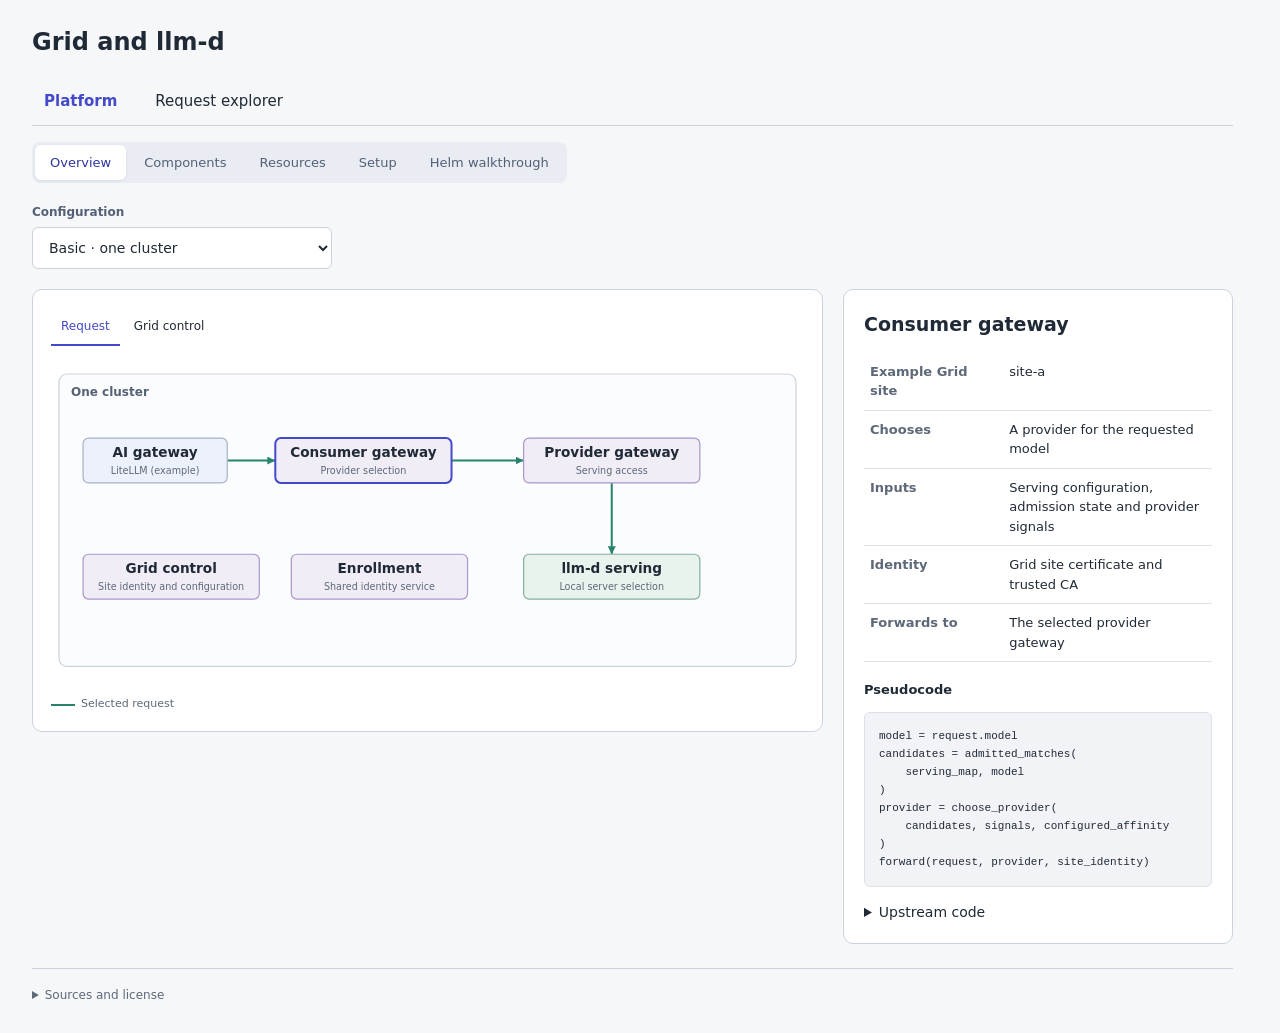
<file: index.html>
<!doctype html>
<html lang="en"><head><meta charset="utf-8"><meta name="viewport" content="width=device-width,initial-scale=1"><title>Grid and llm-d learner</title><link rel="stylesheet" href="learner.css?v=c04115e63732"></head>
<body><a class="skip" href="#main">Skip to learner</a><main id="main" tabindex="-1"><h1>Grid and llm-d</h1><p id="learner-status" class="sr-only" role="status" aria-live="polite" aria-atomic="true"></p><nav id="pages" aria-label="Learner pages"></nav><div class="toolbar"><nav id="views" aria-label="Platform views"></nav></div><div class="configuration-bar"><div class="topologies"></div></div><section id="content"></section><footer class="source-notes"><details><summary>Sources and license</summary><h2>About these examples</h2><p>Architecture diagrams are conceptual. Resources show a two-cluster chart example; documentation addresses and identity placeholders must be replaced before deployment. The Helm walkthrough explains an adapted, temporary serving installation.</p><p>The four-provider and five-entry configurations illustrate larger topologies. They do not establish production readiness, performance or validation at that scale.</p><ul><li><a href="https://github.com/praxis-proxy/grid/tree/33cb906be2bb0ebdbaf253bd307939a44f41b37b">Grid v0.2.2 source</a></li><li><a href="https://github.com/praxis-proxy/demos/tree/b37a9c95cea838ea8243a0d41f27bf4267eb1d60/demos/grid-llmd-litellm">Serving example source</a></li></ul><p>Resource examples are adapted from these Apache-2.0 projects. Changes include documentation addresses, example identities, omitted secret values and a curated resource projection. Component inspectors link to additional version-pinned sources; their pseudocode is illustrative.</p><details><summary>Apache License 2.0</summary><pre class="license-text">                                 Apache License
                           Version 2.0, January 2004
                        http&#58;//www.apache.org/licenses/

   TERMS AND CONDITIONS FOR USE, REPRODUCTION, AND DISTRIBUTION

   1. Definitions.

      &quot;License&quot; shall mean the terms and conditions for use, reproduction,
      and distribution as defined by Sections 1 through 9 of this document.

      &quot;Licensor&quot; shall mean the copyright owner or entity authorized by
      the copyright owner that is granting the License.

      &quot;Legal Entity&quot; shall mean the union of the acting entity and all
      other entities that control, are controlled by, or are under common
      control with that entity. For the purposes of this definition,
      &quot;control&quot; means (i) the power, direct or indirect, to cause the
      direction or management of such entity, whether by contract or
      otherwise, or (ii) ownership of fifty percent (50%) or more of the
      outstanding shares, or (iii) beneficial ownership of such entity.

      &quot;You&quot; (or &quot;Your&quot;) shall mean an individual or Legal Entity
      exercising permissions granted by this License.

      &quot;Source&quot; form shall mean the preferred form for making modifications,
      including but not limited to software source code, documentation
      source, and configuration files.

      &quot;Object&quot; form shall mean any form resulting from mechanical
      transformation or translation of a Source form, including but
      not limited to compiled object code, generated documentation,
      and conversions to other media types.

      &quot;Work&quot; shall mean the work of authorship, whether in Source or
      Object form, made available under the License, as indicated by a
      copyright notice that is included in or attached to the work
      (an example is provided in the Appendix below).

      &quot;Derivative Works&quot; shall mean any work, whether in Source or Object
      form, that is based on (or derived from) the Work and for which the
      editorial revisions, annotations, elaborations, or other modifications
      represent, as a whole, an original work of authorship. For the purposes
      of this License, Derivative Works shall not include works that remain
      separable from, or merely link (or bind by name) to the interfaces of,
      the Work and Derivative Works thereof.

      &quot;Contribution&quot; shall mean any work of authorship, including
      the original version of the Work and any modifications or additions
      to that Work or Derivative Works thereof, that is intentionally
      submitted to Licensor for inclusion in the Work by the copyright owner
      or by an individual or Legal Entity authorized to submit on behalf of
      the copyright owner. For the purposes of this definition, &quot;submitted&quot;
      means any form of electronic, verbal, or written communication sent
      to the Licensor or its representatives, including but not limited to
      communication on electronic mailing lists, source code control systems,
      and issue tracking systems that are managed by, or on behalf of, the
      Licensor for the purpose of discussing and improving the Work, but
      excluding communication that is conspicuously marked or otherwise
      designated in writing by the copyright owner as &quot;Not a Contribution.&quot;

      &quot;Contributor&quot; shall mean Licensor and any individual or Legal Entity
      on behalf of whom a Contribution has been received by Licensor and
      subsequently incorporated within the Work.

   2. Grant of Copyright License. Subject to the terms and conditions of
      this License, each Contributor hereby grants to You a perpetual,
      worldwide, non-exclusive, no-charge, royalty-free, irrevocable
      copyright license to reproduce, prepare Derivative Works of,
      publicly display, publicly perform, sublicense, and distribute the
      Work and such Derivative Works in Source or Object form.

   3. Grant of Patent License. Subject to the terms and conditions of
      this License, each Contributor hereby grants to You a perpetual,
      worldwide, non-exclusive, no-charge, royalty-free, irrevocable
      (except as stated in this section) patent license to make, have made,
      use, offer to sell, sell, import, and otherwise transfer the Work,
      where such license applies only to those patent claims licensable
      by such Contributor that are necessarily infringed by their
      Contribution(s) alone or by combination of their Contribution(s)
      with the Work to which such Contribution(s) was submitted. If You
      institute patent litigation against any entity (including a
      cross-claim or counterclaim in a lawsuit) alleging that the Work
      or a Contribution incorporated within the Work constitutes direct
      or contributory patent infringement, then any patent licenses
      granted to You under this License for that Work shall terminate
      as of the date such litigation is filed.

   4. Redistribution. You may reproduce and distribute copies of the
      Work or Derivative Works thereof in any medium, with or without
      modifications, and in Source or Object form, provided that You
      meet the following conditions:

      (a) You must give any other recipients of the Work or
          Derivative Works a copy of this License; and

      (b) You must cause any modified files to carry prominent notices
          stating that You changed the files; and

      (c) You must retain, in the Source form of any Derivative Works
          that You distribute, all copyright, patent, trademark, and
          attribution notices from the Source form of the Work,
          excluding those notices that do not pertain to any part of
          the Derivative Works; and

      (d) If the Work includes a &quot;NOTICE&quot; text file as part of its
          distribution, then any Derivative Works that You distribute must
          include a readable copy of the attribution notices contained
          within such NOTICE file, excluding those notices that do not
          pertain to any part of the Derivative Works, in at least one
          of the following places: within a NOTICE text file distributed
          as part of the Derivative Works; within the Source form or
          documentation, if provided along with the Derivative Works; or,
          within a display generated by the Derivative Works, if and
          wherever such third-party notices normally appear. The contents
          of the NOTICE file are for informational purposes only and
          do not modify the License. You may add Your own attribution
          notices within Derivative Works that You distribute, alongside
          or as an addendum to the NOTICE text from the Work, provided
          that such additional attribution notices cannot be construed
          as modifying the License.

      You may add Your own copyright statement to Your modifications and
      may provide additional or different license terms and conditions
      for use, reproduction, or distribution of Your modifications, or
      for any such Derivative Works as a whole, provided Your use,
      reproduction, and distribution of the Work otherwise complies with
      the conditions stated in this License.

   5. Submission of Contributions. Unless You explicitly state otherwise,
      any Contribution intentionally submitted for inclusion in the Work
      by You to the Licensor shall be under the terms and conditions of
      this License, without any additional terms or conditions.
      Notwithstanding the above, nothing herein shall supersede or modify
      the terms of any separate license agreement you may have executed
      with Licensor regarding such Contributions.

   6. Trademarks. This License does not grant permission to use the trade
      names, trademarks, service marks, or product names of the Licensor,
      except as required for reasonable and customary use in describing the
      origin of the Work and reproducing the content of the NOTICE file.

   7. Disclaimer of Warranty. Unless required by applicable law or
      agreed to in writing, Licensor provides the Work (and each
      Contributor provides its Contributions) on an &quot;AS IS&quot; BASIS,
      WITHOUT WARRANTIES OR CONDITIONS OF ANY KIND, either express or
      implied, including, without limitation, any warranties or conditions
      of TITLE, NON-INFRINGEMENT, MERCHANTABILITY, or FITNESS FOR A
      PARTICULAR PURPOSE. You are solely responsible for determining the
      appropriateness of using or redistributing the Work and assume any
      risks associated with Your exercise of permissions under this License.

   8. Limitation of Liability. In no event and under no legal theory,
      whether in tort (including negligence), contract, or otherwise,
      unless required by applicable law (such as deliberate and grossly
      negligent acts) or agreed to in writing, shall any Contributor be
      liable to You for damages, including any direct, indirect, special,
      incidental, or consequential damages of any character arising as a
      result of this License or out of the use or inability to use the
      Work (including but not limited to damages for loss of goodwill,
      work stoppage, computer failure or malfunction, or any and all
      other commercial damages or losses), even if such Contributor
      has been advised of the possibility of such damages.

   9. Accepting Warranty or Additional Liability. While redistributing
      the Work or Derivative Works thereof, You may choose to offer,
      and charge a fee for, acceptance of support, warranty, indemnity,
      or other liability obligations and/or rights consistent with this
      License. However, in accepting such obligations, You may act only
      on Your own behalf and on Your sole responsibility, not on behalf
      of any other Contributor, and only if You agree to indemnify,
      defend, and hold each Contributor harmless for any liability
      incurred by, or claims asserted against, such Contributor by reason
      of your accepting any such warranty or additional liability.

   END OF TERMS AND CONDITIONS

   APPENDIX: How to apply the Apache License to your work.

      To apply the Apache License to your work, attach the following
      boilerplate notice, with the fields enclosed by brackets &quot;[]&quot;
      replaced with your own identifying information. (Don&#x27;t include
      the brackets!)  The text should be enclosed in the appropriate
      comment syntax for the file format. We also recommend that a
      file or class name and description of purpose be included on the
      same &quot;printed page&quot; as the copyright notice for easier
      identification within third-party archives.

   Copyright [yyyy] [name of copyright owner]

   Licensed under the Apache License, Version 2.0 (the &quot;License&quot;);
   you may not use this file except in compliance with the License.
   You may obtain a copy of the License at

       http&#58;//www.apache.org/licenses/LICENSE-2.0

   Unless required by applicable law or agreed to in writing, software
   distributed under the License is distributed on an &quot;AS IS&quot; BASIS,
   WITHOUT WARRANTIES OR CONDITIONS OF ANY KIND, either express or implied.
   See the License for the specific language governing permissions and
   limitations under the License.
</pre></details></details></footer></main><script src="demo-reference.js?v=5771d7802628"></script><script src="lessons.js?v=e185d8e92219"></script><script src="learner.js?v=ead324ed6a46"></script></body></html>
</file>
<file: learner.css>
:root{--ink:#202a36;--muted:#5d6878;--line:#cbd2dc;--brand:#4349c9;--canvas:#f6f7f9;--grid:#f0edf7;--serving:#e8f3ee;--entry:#edf1fb;--db:#fcf2dd}*{box-sizing:border-box}body{margin:0;background:var(--canvas);font:15px/1.5 system-ui,-apple-system,sans-serif;color:var(--ink)}main{max-width:1460px;margin:auto;padding:24px 32px}h1{font-size:24px;margin:0 0 20px}h2,h3{margin:0 0 14px;font-size:18px}h4{margin:20px 0 8px;font-size:14px}p{margin:0 0 14px}button,select{font:inherit;color:inherit;cursor:pointer}button{padding:9px 13px;background:#fff;border:1px solid var(--line);border-radius:6px}button:disabled{opacity:.4;cursor:default}button:focus-visible,a:focus-visible,summary:focus-visible{outline:3px solid var(--brand);outline-offset:3px}nav{display:flex;gap:5px}#pages{border-bottom:1px solid var(--line);margin-bottom:16px}#pages button,#views button,.topologies button,.table-tabs button{background:transparent;border:0;border-radius:0;border-bottom:2px solid transparent}button[aria-pressed=true],button[aria-pressed=true]{color:var(--brand);border-bottom-color:var(--brand)}#pages button[aria-pressed=true]{font-weight:600}.toolbar{display:flex;justify-content:space-between;gap:14px;flex-wrap:wrap;margin-bottom:16px}.topologies{display:flex;gap:4px;border-left:1px solid var(--line);padding-left:14px}.explorer{display:grid;grid-template-columns:minmax(0,1.7fr) minmax(350px,1fr);gap:22px;align-items:start}.canvas,.inspector,.setup-panel{background:white;border:1px solid var(--line);border-radius:10px;padding:18px;min-width:0}.canvas{overflow:auto}.inspector{font-size:14px}.diagram{display:block;width:100%;min-width:650px}.diagram text{font-family:system-ui,sans-serif;fill:var(--ink);font-size:17px}.diagram .label{font-size:19px;font-weight:600}.diagram .sub{font-size:14px;fill:var(--muted)}.boundary{fill:#fbfcfe;stroke:var(--line);stroke-width:1.5}.node{cursor:pointer}.node rect,.node path,.node ellipse{stroke:#a6b3c6;stroke-width:1.5;fill:var(--entry)}.node[data-kind=grid] rect{fill:var(--grid);stroke:#a996cb}.node[data-kind=serving] rect{fill:var(--serving);stroke:#86afa0}.node[data-kind=db] path,.node[data-kind=db] ellipse{fill:var(--db);stroke:#b79959}.node.active rect,.node.active path{stroke:var(--brand);stroke-width:3}.wire{fill:none;stroke:#548a7a;stroke-width:2.5;marker-end:url(#arrow)}.control{stroke-dasharray:5 4;stroke:#8475a7}.facts{width:100%;border-collapse:collapse;font-size:13px}.facts th,.facts td{text-align:left;vertical-align:top;padding:9px 6px;border-bottom:1px solid #dce1e8;overflow-wrap:anywhere}.facts th{width:31%;font-weight:550;color:var(--muted)}.distinction{display:grid;gap:9px;margin-bottom:18px}.distinction div{border-left:3px solid var(--brand);padding:5px 11px}.distinction strong{display:block;font-size:12px;color:var(--muted)}pre{white-space:pre-wrap;overflow-wrap:anywhere;background:#f2f3f7;border:1px solid #dce1e8;border-radius:6px;padding:14px;font:12px/1.65 ui-monospace,Menlo,monospace;margin:12px 0}a{color:#354a9b}details{margin-top:15px}summary{cursor:pointer}ul{padding-left:20px}.controls{display:grid;grid-template-columns:70px 70px 135px;justify-content:space-between;gap:8px;margin-bottom:18px}.controls button{font-size:13px}.controls button:last-child{width:135px}.route-options{display:flex;gap:8px;margin-bottom:16px}.route-options button[aria-pressed=true]{background:#eeeffc;border:1px solid var(--brand)}.step-count{font-size:12px;color:var(--muted);margin-bottom:8px}.resource-sites{display:grid;grid-template-columns:1fr 1fr;gap:14px}.resource-sites details{margin:0 0 10px}.resource-sites>details{border:1px solid var(--line);padding:14px;border-radius:7px}.resource-sites summary{font-size:14px}.resource-sites button{border:0;padding:5px;text-align:left;font-size:12px;background:transparent;max-width:100%;overflow-wrap:anywhere}.count{float:right;color:var(--muted);font-size:12px}.catalog{display:grid;gap:14px}.catalog fieldset{border:1px solid var(--line);border-radius:8px;min-width:0;padding:12px}.catalog legend{font-size:13px;padding:0 6px}.chips{display:flex;gap:7px;flex-wrap:wrap}.chips button{font-size:12px;flex:1;min-width:100px}.catalog p{font-size:12px;color:var(--muted);margin:12px 0 6px}.stage-tabs{display:flex;gap:5px;border-bottom:1px solid var(--line);overflow:auto}.stage-tabs button{border:0;border-radius:0;border-bottom:2px solid transparent;white-space:nowrap;background:transparent}.stage-tabs button[aria-current=step]{color:var(--brand);border-bottom-color:var(--brand)}.setup-actions{display:flex;justify-content:flex-end;gap:8px;margin-bottom:12px}.setup-actions button{min-width:130px}.setup-panel{margin-top:15px}.phase-rail{display:grid;grid-template-columns:repeat(5,1fr);padding:0;list-style:none;margin:0 0 20px}.phase-rail li{text-align:center;position:relative}.phase-rail li:not(:last-child)::after{content:"";position:absolute;top:17px;left:calc(50% + 15px);right:calc(-50% + 15px);height:1px;background:var(--line)}.phase-rail button{display:flex;align-items:center;flex-direction:column;gap:5px;width:100%;background:transparent;border:0;font-size:12px;padding:3px}.phase-rail span:first-child{display:grid;place-items:center;border:1px solid var(--line);border-radius:50%;background:#fff;width:28px;height:28px}.phase-rail button[aria-current=step] span:first-child{border-color:var(--brand);color:var(--brand);background:#eeeffc}.table-tabs{display:flex;margin:8px 0 15px}.table-tabs button{flex:1;font-size:13px}.skip{position:absolute;left:-9999px}.skip:focus{left:8px;top:8px}html{scrollbar-gutter:stable}
@media(max-width:1000px){.explorer{grid-template-columns:1fr}.inspector{position:static}.resource-sites{grid-template-columns:1fr}}@media(max-width:600px){main{padding:18px 14px}#pages button{padding:9px 10px;font-size:13px}.topologies{padding:0;border:0}.toolbar{gap:8px}#views{overflow:auto;max-width:100%}#views button{font-size:12px;white-space:nowrap}.canvas,.inspector{padding:12px}.diagram{min-width:650px}.facts{font-size:12px}.resource-sites{grid-template-columns:1fr}}
/* Public topology views keep request choices separate from control exchanges. */
[hidden]{display:none!important}#pages,#views{flex-wrap:wrap}.topologies{flex-wrap:wrap;max-width:100%}.topologies button{white-space:normal;text-align:left}.example-options{display:flex;align-items:center;gap:18px;flex-wrap:wrap;margin:0 0 16px}.example-label,.resource-scope{color:var(--muted);font-size:12px}.example-label{padding:5px 9px;border:1px solid var(--line);border-radius:5px;background:#fff}.choice-line{display:flex;align-items:center;gap:10px;font-size:13px}.choice-line>span{color:var(--muted)}.choice-line>div{display:flex;gap:4px;flex-wrap:wrap}.choice-line button{padding:5px 10px;min-width:36px;background:transparent;border:1px solid transparent;color:var(--muted)}.choice-line button[aria-pressed=true]{color:var(--brand);background:#eeeffc;border-color:#c5c5ed}.explorer{grid-template-columns:minmax(0,1fr) 350px;gap:20px}.canvas{overflow:hidden}.diagram{min-width:0;max-width:100%;width:100%;height:auto}.diagram .boundary-label{font-size:15px;fill:#566274;font-weight:550}.diagram .node-title{font-size:17px;font-weight:600}.diagram .node-sub{font-size:12px;fill:#5d6878}.diagram .scene-note{font-size:13px;fill:#5d6878}.node.active rect{stroke:#27836c;stroke-width:3;fill:#dcf0e7}.node[aria-pressed=true] rect{stroke:var(--brand);stroke-width:2.5}.wire{stroke:#27836c;stroke-width:2.5;marker-end:none}.wire.alternative{stroke:#c4ccd5;stroke-width:1.8;opacity:.65}.wire.control{stroke:#7964a7;stroke-dasharray:6 5;stroke-width:2}.wire.certificate{stroke-dasharray:2 5}.canvas-toolbar{display:flex;align-items:center;justify-content:space-between;gap:12px;flex-wrap:wrap;margin-bottom:12px}.mode-tabs{display:flex;gap:5px}.mode-tabs button{border:0;border-bottom:2px solid transparent;border-radius:0;padding:6px 9px;background:transparent;font-size:13px}.mode-tabs button[aria-pressed=true]{border-bottom-color:var(--brand)}.route-caption,.caption{font-size:12px;color:var(--muted)}.caption{margin:14px 0 0;max-width:70ch}.diagram-legend{display:flex;gap:14px;flex-wrap:wrap;font-size:11px;color:var(--muted);margin:10px 0 0}.diagram-legend span{display:flex;align-items:center;gap:6px}.diagram-legend i{width:24px;height:0;border-top:2px solid #27836c;display:inline-block}.diagram-legend .alternative-swatch{border-color:#c4ccd5}.diagram-legend .control-swatch{border-color:#7964a7;border-top-style:dashed}.diagram-legend .certificate-swatch{border-color:#7964a7;border-top-style:dotted}.inspector h2{font-size:19px}.inspector h3{font-size:16px}.inspector>section>h2{margin-top:18px}.inspector pre{font-size:11px;line-height:1.65}.inspector button{max-width:100%}.controls{display:flex;justify-content:space-between;gap:6px}.controls button{padding:8px 9px;white-space:nowrap;flex:0 0 55px}.controls button:last-child{flex:0 0 150px;width:150px;min-width:150px}.request-step{min-height:4.5em;font-size:14px}.catalog{display:block}.catalog fieldset{margin-bottom:16px}.catalog fieldset:last-child{margin-bottom:0}.resource-sites{display:block}.resource-sites>details{margin-bottom:14px}.resource-sites details details{margin-left:10px;padding:4px 0}.resource-sites ul{margin:6px 0 10px;padding-left:14px;list-style:none}.resource-sites button:hover,.resource-sites button:focus-visible{text-decoration:underline;color:var(--brand)}.resource-code{max-height:550px;overflow:auto}.resource-scope{margin:0 0 14px}.setup-diagram{min-width:0}.setup-panel .diagram text{font-size:17px}.table-tabs{flex-wrap:wrap}.table-tabs button{min-width:100px}.facts code{overflow-wrap:anywhere}
@media(max-width:1180px){.explorer{grid-template-columns:1fr}.inspector{max-width:none}.controls{justify-content:flex-start}.diagram-legend{font-size:12px}}
@media(max-width:699px){main{padding:18px 14px}.toolbar{display:block}.topologies{margin-top:12px;padding:0;border-left:0;gap:0}.topologies button{font-size:12px;padding:7px 9px;max-width:48%}.example-options{gap:10px;margin-bottom:12px}.example-label{width:100%;border:0;padding:0;background:transparent}.choice-line{gap:7px;font-size:12px}.choice-line button{padding:6px 9px}.canvas{padding:10px}.canvas-toolbar{gap:7px;margin-bottom:5px}.route-caption{font-size:11px}.diagram .boundary-label{font-size:14px}.diagram .node-title{font-size:17px}.diagram .node-sub{font-size:12px}.diagram .scene-note{font-size:12px}.diagram [data-component=picker] .node-title{font-size:14px}.diagram-legend{gap:10px;font-size:11px}.inspector{padding:14px}.inspector pre{font-size:11px}.controls{gap:6px}.controls button{flex-basis:51px;padding:8px 7px}.controls button:last-child{flex-basis:150px;width:150px;min-width:150px}.catalog fieldset{padding:10px}.chips button{min-width:120px}.setup-panel{padding:10px}.setup-panel .canvas{padding:0;border:0}.setup-panel .diagram text{font-size:17px}.phase-rail{gap:2px}.stage-tabs button{font-size:12px}.setup-actions button{min-width:115px}.facts{font-size:12px}}
.topology-diagram .wire.chosen[data-flow=request]{marker-end:url(#request-arrow)}.topology-diagram .wire.alternative[data-flow=request]{marker-end:url(#alternative-arrow)}.topology-diagram .wire.control{marker-end:url(#control-arrow)}.topology-diagram[data-response=true] .wire.chosen[data-flow=request]{marker-start:url(#request-arrow);marker-end:none}.facts th{width:40%;overflow-wrap:normal;word-break:normal;hyphens:none}.facts th code{overflow-wrap:normal;word-break:normal;white-space:nowrap}

/* Configuration controls are form inputs, separate from page navigation. */
.toolbar{display:block;margin-bottom:18px}.topologies{border:0;padding:0;margin-top:18px;display:block}.topologies label,.topology-options label{display:flex;align-items:center;gap:12px;font-size:13px;color:var(--muted)}.topologies select,.topology-options select{min-height:40px;min-width:190px;padding:8px 34px 8px 12px;border:1px solid var(--line);border-radius:6px;background:#fff;color:var(--ink);font:inherit}.topologies select:focus-visible,.topology-options select:focus-visible{outline:3px solid var(--brand);outline-offset:3px}.topology-options{display:flex;gap:20px;flex-wrap:wrap;margin:0 0 18px}.topologies label{max-width:400px}.topologies select{flex:1}.canvas-toolbar{justify-content:flex-start}.topology-options label{align-items:center}.mode-tabs button{min-height:38px;padding:8px 12px}.topology-diagram{scroll-margin-top:20px}
@media(max-width:699px){.topologies{margin-top:14px}.topologies label,.topology-options label{font-size:13px}.topologies select{min-width:0;width:100%}.topology-options{display:grid;grid-template-columns:1fr;gap:10px;margin-bottom:14px}.topology-options label{display:grid;grid-template-columns:95px minmax(0,1fr);gap:10px}.topology-options select{min-width:0;width:100%}.topologies label{display:grid;grid-template-columns:95px minmax(0,1fr);gap:10px;max-width:none}}

/* Component colors follow the same role palette as the diagrams. */
.chips button{min-height:42px;padding:10px 14px;border-width:1px;border-style:solid;font-size:13px;font-weight:500}.chips button[data-kind=entry]{background:var(--entry);border-color:#a6b3c6}.chips button[data-kind=grid]{background:var(--grid);border-color:#a996cb}.chips button[data-kind=serving]{background:var(--serving);border-color:#86afa0}.chips button[data-kind=db]{background:var(--db);border-color:#b79959}.chips button[aria-pressed=true]{box-shadow:inset 0 0 0 1px var(--brand);border-color:var(--brand);color:var(--ink)}.catalog fieldset{padding:18px;margin-bottom:20px}.catalog legend{font-size:14px;font-weight:600}.catalog p{font-size:12px;margin:14px 0 8px}.node[data-kind=db] rect{fill:var(--db);stroke:#b79959}
/* A compact resource tree leaves room for the selected configuration. */
.resource-explorer{grid-template-columns:minmax(290px,.8fr) minmax(0,1.4fr)}.resource-sites{padding:8px;max-height:72vh;overflow:auto}.resource-sites>details{border:0;padding:0;margin:0 0 8px}.resource-sites summary{display:list-item;position:relative;padding:10px 12px;font-size:13px;line-height:1.4;border-radius:5px}.resource-sites summary:hover{background:#f1f3f8}.resource-sites .cluster-group>summary{background:#eef0f7;font-size:14px;font-weight:600;margin-bottom:8px;padding-right:44px}.tree-context{font-size:11px;font-weight:400;color:var(--muted);margin-left:8px}.resource-sites .count{position:absolute;right:10px;top:9px;float:none;border:1px solid #d9deea;border-radius:12px;min-width:24px;text-align:center;padding:1px 6px;font-size:11px;background:#fff}.resource-sites .tree-children{margin-left:10px;border-left:1px solid #dfe3eb;padding-left:7px}.resource-sites details details{margin:0;padding:0}.resource-sites .namespace-group>summary{font-weight:550;color:#46556a}.resource-sites .kind-group>summary{padding-right:42px;color:#46556a}.resource-sites ul{margin:2px 0 8px;padding:0 0 0 12px}.resource-sites li{margin:2px 0}.resource-sites button{display:flex;align-items:center;gap:9px;width:100%;padding:8px 10px;min-height:34px;border:1px solid transparent;border-radius:5px;font-size:12px;line-height:1.4}.resource-dot{flex:none;width:7px;height:7px;border-radius:50%;background:#8b9dba}.resource-sites button[data-kind=grid] .resource-dot{background:#9981be}.resource-sites button[data-kind=serving] .resource-dot{background:#4e967e}.resource-sites button[data-kind=db] .resource-dot{background:#b38d3b}.resource-sites button[aria-pressed=true]{color:#3435a5;border-color:#c8c9e9;background:#eeeffb;font-weight:600}.resource-inspector{position:sticky;top:20px;padding:22px}.resource-heading{display:flex;flex-direction:column;gap:10px;margin-bottom:12px}.resource-heading h2{font-size:21px;margin:0;overflow-wrap:anywhere}.kind-badge{align-self:flex-start;font-size:11px;padding:3px 8px;border-radius:4px;background:#edf0f7;color:#536077;border:1px solid #d4dae6}.resource-inspector .facts th{width:25%}.resource-code{max-height:60vh;overflow:auto;white-space:pre;font-size:12px!important;line-height:1.6}.resource-scope{font-size:13px;margin-bottom:12px}
@media(max-width:900px){.resource-explorer{grid-template-columns:1fr}.resource-sites{max-height:48vh}.resource-inspector{position:static}.resource-code{max-height:55vh;white-space:pre-wrap}}@media(max-width:699px){.catalog fieldset{padding:12px}.chips{gap:8px}.chips button{min-width:125px;padding:10px 8px}.resource-inspector{padding:16px}.resource-sites .tree-children{margin-left:4px;padding-left:6px}.resource-heading h2{font-size:19px}.resource-inspector .facts th{width:34%}}

.component-section+ .component-section{border-top:1px solid #e2e5ed;padding-top:16px;margin-top:18px}.component-section h2{font-size:12px;font-weight:550;color:var(--muted);margin:0 0 9px}.catalog fieldset .component-section:first-of-type{margin-top:6px}.catalog .chips button{flex:1 1 140px}.catalog legend{padding:0 8px}.catalog .component-section{min-width:0}

/* Navigation and configuration use different visual structures. */
#pages{gap:14px;margin-bottom:16px}#pages button{font-size:15px;padding:10px 12px}.toolbar{margin-bottom:20px}#views{display:inline-flex;gap:3px;padding:3px;background:#e9ecf3;border-radius:8px;border:0;width:fit-content}#views button{border:0;border-radius:6px;padding:8px 15px;font-size:13px;font-weight:500;color:#536077}#views button[aria-pressed=true]{background:#fff;color:#3035a1;box-shadow:0 1px 3px #26325018}.configuration-bar{display:flex;align-items:flex-end;flex-wrap:wrap;gap:18px;margin-bottom:20px}.topologies{margin:0;padding:0;border:0;min-width:260px;flex:0 1 300px}.topologies label,.topology-options label{display:flex;flex-direction:column;align-items:stretch;gap:6px;font-size:12px;font-weight:550;color:#536077;max-width:none}.topologies select,.topology-options select{font-size:14px;font-weight:400;min-width:0;width:100%;min-height:42px}.topology-options{margin:0;gap:18px;display:flex}.topology-options label{min-width:180px}#routeChoices{min-width:0}.mode-tabs{gap:4px}.mode-tabs button{font-size:12px;border-bottom:2px solid transparent;padding:7px 10px}.mode-tabs button[aria-pressed=true]{border-bottom-color:var(--brand)}
@media(max-width:699px){#pages{gap:10px}#pages button{font-size:14px}#views{display:flex;width:100%;overflow:auto;flex-wrap:nowrap}#views button{padding:9px 11px;flex:1;white-space:nowrap;font-size:12px}.toolbar{margin-bottom:16px}.configuration-bar{display:grid;grid-template-columns:1fr;gap:12px;margin-bottom:16px}.topologies{min-width:0;max-width:none}.topologies label,.topology-options label{display:flex;font-size:12px}.topology-options{display:flex;gap:12px}.topology-options label{min-width:0;flex:1}.topologies select,.topology-options select{min-height:42px;padding:8px 28px 8px 10px;font-size:13px}.configuration-bar #routeChoices:empty{display:none}}

.component-cluster{margin:8px 0;border:1px solid #c9dcd4;border-radius:7px;background:#f6faf8}.component-cluster>summary{padding:13px 15px;font-size:14px;font-weight:550;color:#285746}.cluster-identity{font-size:12px;font-weight:400;color:var(--muted);margin-left:10px}.cluster-detail{padding:4px 15px 15px;background:#fff;border-top:1px solid #dce7e1;border-radius:0 0 7px 7px}.entry-control{margin-top:16px}.entry-control>summary{font-size:13px;color:var(--muted);padding:6px 0}.entry-control>.component-section{margin-top:10px}@media(min-width:1181px){.explorer:not(.resource-explorer){grid-template-columns:minmax(0,1fr) 390px}}

.wire.alternative{stroke:#7e8b9c;opacity:1;stroke-width:1.6}.diagram-legend .alternative-swatch{border-color:#7e8b9c}.node[aria-pressed=true] path,.node[aria-pressed=true] ellipse{stroke:var(--brand);stroke-width:2.5}.resource-record{margin-top:18px}.resource-record>summary{font-size:13px;font-weight:550;color:#394779;padding:6px 0}.resource-record>p{font-size:12px;color:var(--muted);margin:8px 0}.resource-record .resource-code{margin-top:8px}
.helm-heading{display:flex;justify-content:space-between;align-items:start;gap:20px;margin:20px 0}.helm-heading h2{margin-bottom:6px}.helm-heading p{color:var(--muted);margin:0}.helm-playback{display:flex;gap:8px;flex-shrink:0}.helm-playback button{min-width:95px}.helm-result{padding:10px 12px;background:var(--serving);border-left:3px solid #27836c;border-radius:4px;font-weight:600}.helm-walkthrough>.phase-rail{margin:24px 0}.helm-walkthrough .inspector h2{margin-top:0}.helm-walkthrough .route-options{margin:0}.helm-walkthrough .route-options button{min-width:95px}@media(max-width:700px){.helm-heading{flex-direction:column;gap:14px}.helm-playback{width:100%}.helm-playback button{flex:1}.helm-walkthrough .phase-rail button{font-size:11px;padding:3px 0}.helm-walkthrough>.phase-rail{margin:20px 0}}
.topology-diagram[data-response=true] .wire.alternative[data-flow=request]{marker-start:none;marker-end:none}

.step-focus{border-left:3px solid #7964a7;background:var(--grid);padding:14px 16px;border-radius:5px}.step-focus h2{margin:0 0 8px}.step-focus p{margin:0}.step-focus strong{display:block;margin-top:12px;font-size:13px}.setup-panel .inspector>details{margin-top:16px}.helm-walkthrough .step-focus{border-left-color:#27836c;background:var(--serving)}.step-focus{animation:step-enter .25s ease-out}@media(prefers-reduced-motion:reduce){.step-focus{animation:none}}
@media(max-width:699px){#views{display:grid;grid-template-columns:repeat(3,minmax(0,1fr));flex-wrap:wrap;overflow:visible}#views button{white-space:normal;min-width:0}#views[aria-label="Platform views"] button:last-child{grid-column:span 2}#views[aria-label="Request views"]{grid-template-columns:repeat(2,minmax(0,1fr))}.helm-walkthrough .explorer>.inspector,.setup-panel .explorer>.inspector{grid-row:1}.helm-walkthrough .explorer>.canvas,.setup-panel .explorer>.canvas{grid-row:2}.helm-walkthrough .inspector{padding:14px}.helm-walkthrough .helm-result{margin:12px 0 0}}
@keyframes step-enter{from{transform:translateY(4px)}to{transform:translateY(0)}}
/* Desktop review: interaction, hierarchy and consistent rhythm. */
h1,h2,h3{text-wrap:balance}.detail-label{font-size:13px!important;margin:18px 0 8px}.step-count,.count{font-variant-numeric:tabular-nums}.diagram-legend i{flex:none}.inspector{padding:20px}.inspector>section>h2:first-child,.inspector>h2:first-child{margin-top:0}.controls button:last-child:not(:disabled){background:var(--brand);color:#fff;border-color:var(--brand)}button,summary{touch-action:manipulation}button:hover:not(:disabled){filter:brightness(.97)}#pages button:hover,#views button:hover{color:#3035a1}#views button:hover:not([aria-pressed=true]){background:#dce1ec}.chips button:hover{box-shadow:inset 0 0 0 1px #6a72a1}.node:hover rect,.node:hover path,.node:hover ellipse{stroke:#686fa1;stroke-width:2.5}.node:focus-visible{outline:2px solid var(--brand);outline-offset:4px}.helm-heading{align-items:center;margin:0 0 24px}.helm-heading h2{margin:0}.helm-result{font-size:13px}.resource-inspector{padding:22px}
.setup-toolbar{display:flex;align-items:center;justify-content:space-between;gap:20px;border-bottom:1px solid var(--line);margin-bottom:18px}.setup-toolbar .stage-tabs{border:0;min-width:0;flex-wrap:wrap;overflow:visible}.setup-toolbar .stage-tabs button{font-size:13px;padding:10px 12px}.setup-toolbar .setup-actions{margin:0;flex-shrink:0}.setup-toolbar .setup-actions button{min-width:120px;font-size:13px}.setup-panel{background:transparent;border:0;padding:0;margin:0}.setup-panel .route-options{margin-bottom:18px}.setup-panel .phase-rail{margin:0 0 22px}.setup-panel .canvas,.setup-panel .inspector{align-self:start}@media(max-width:1000px){.setup-toolbar{flex-wrap:wrap;padding-bottom:12px}.setup-toolbar .setup-actions{margin-left:auto}}
.helm-walkthrough .node.planned rect,.setup-panel .node.planned rect{fill:#f5f8f7;stroke:#9eafa7;stroke-dasharray:4 3}

.source-notes{margin-top:24px;padding-top:12px;border-top:1px solid var(--line);color:var(--muted);font-size:12px}.source-notes>details{margin:0}.source-notes>details>summary{width:fit-content;padding:5px 0}.source-notes h2{font-size:16px;margin-top:18px}.source-notes p,.source-notes ul{max-width:900px;margin-top:12px}.source-notes .license-text{max-height:360px;overflow:auto;font-size:11px;white-space:pre-wrap}

.sr-only{position:absolute;width:1px;height:1px;padding:0;margin:-1px;overflow:hidden;clip-path:inset(50%);white-space:nowrap;border:0}
</file>
